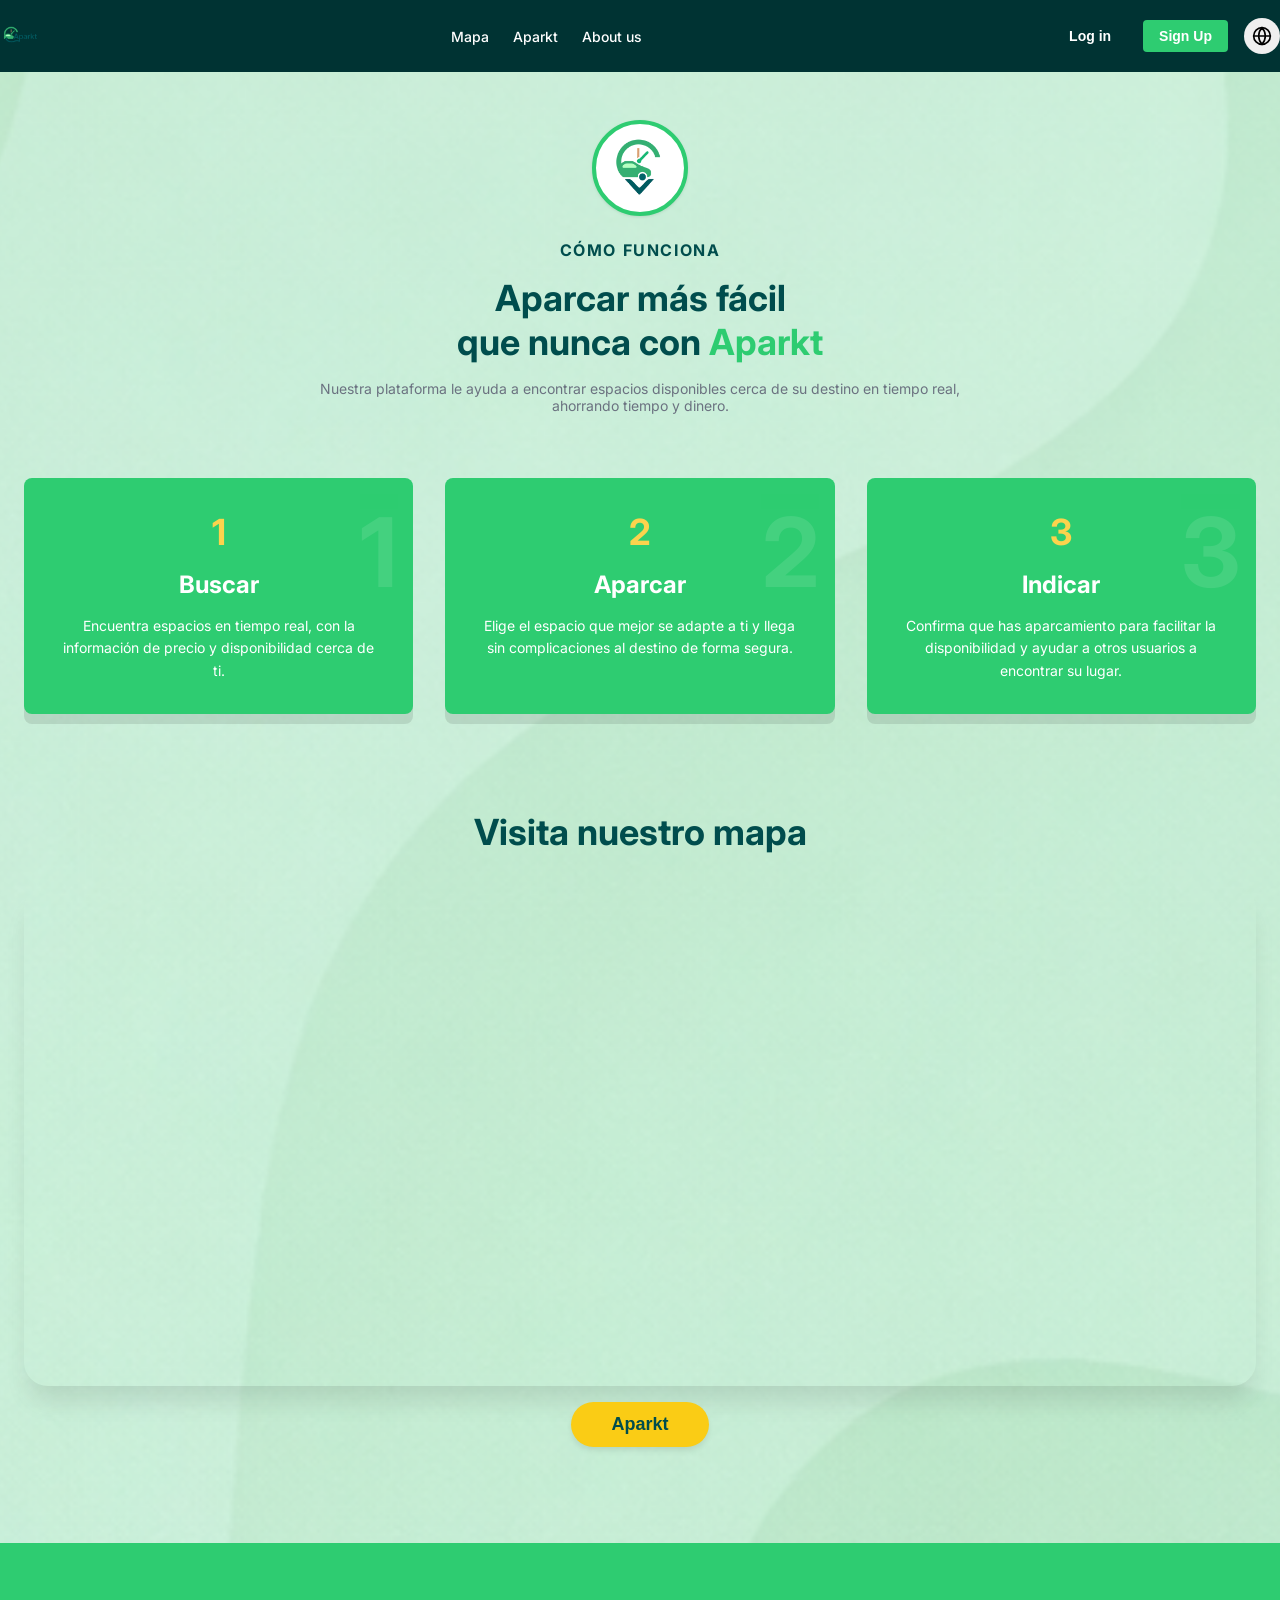
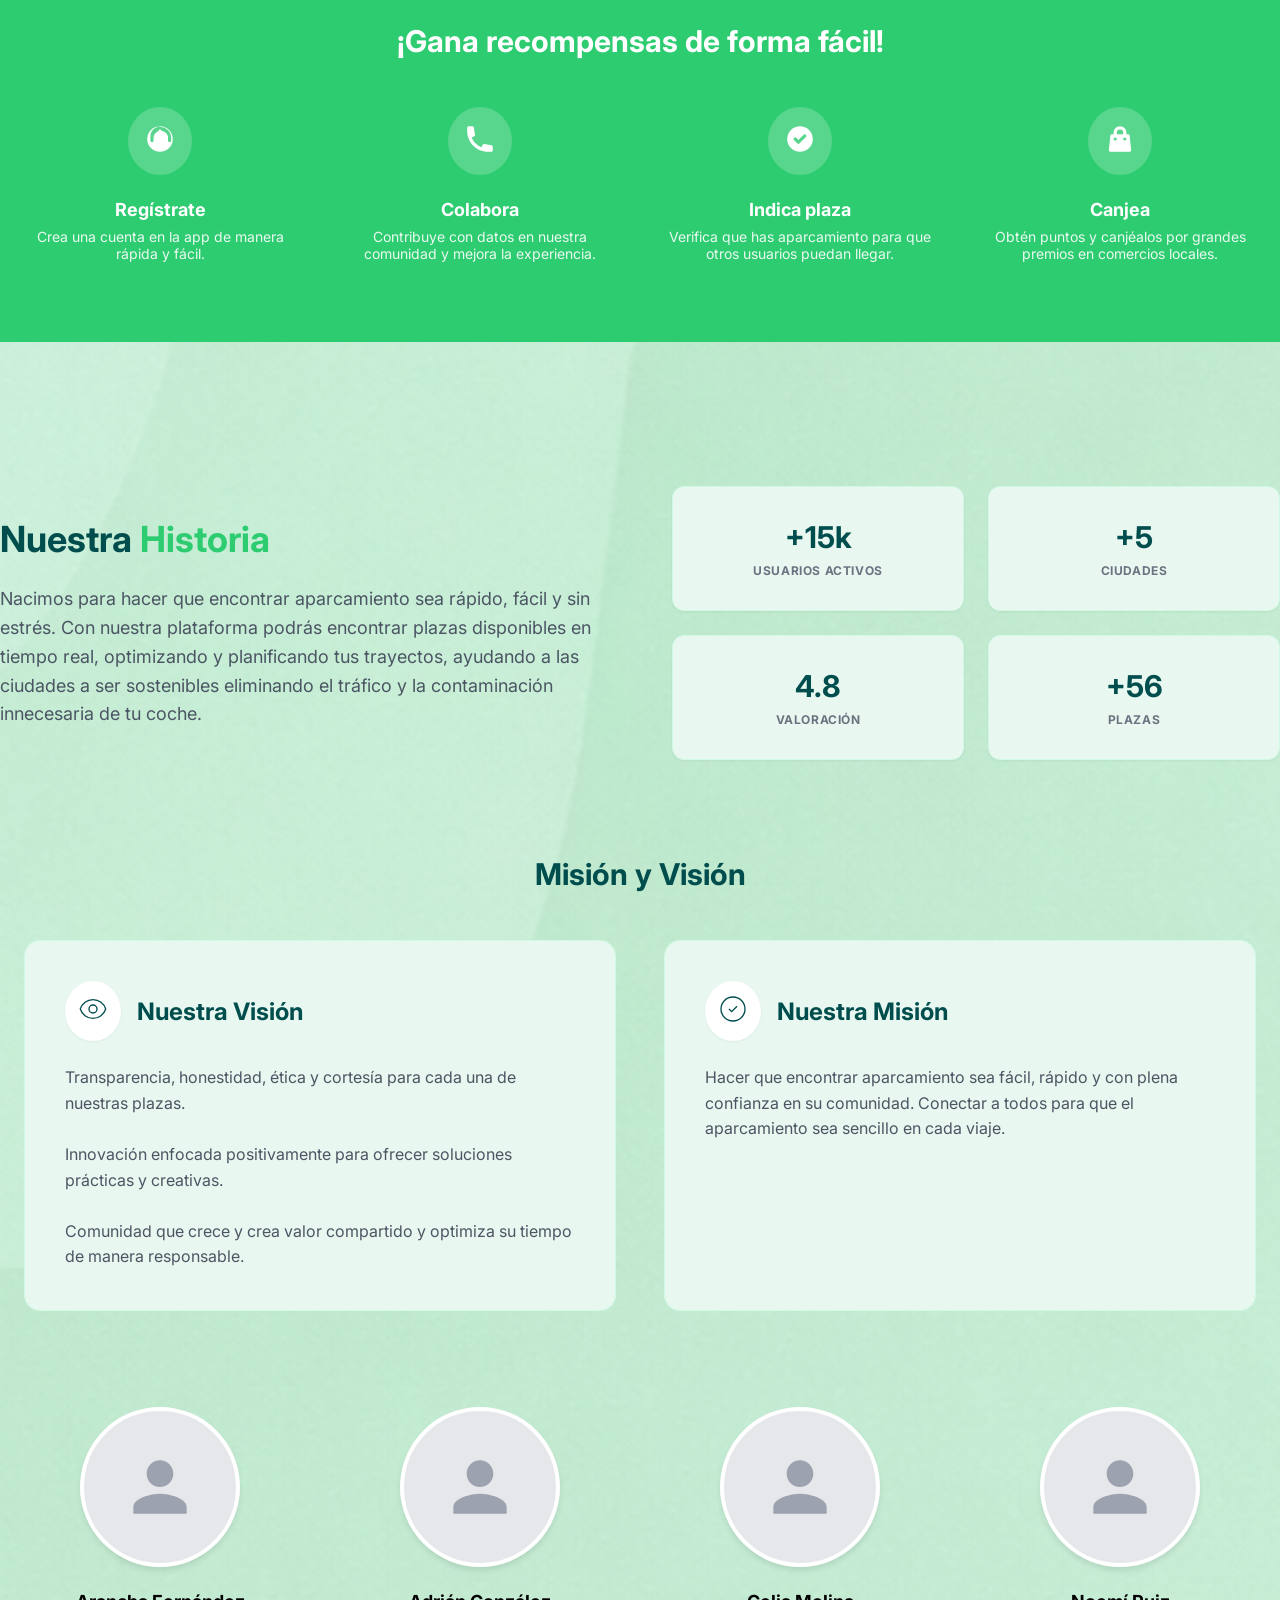
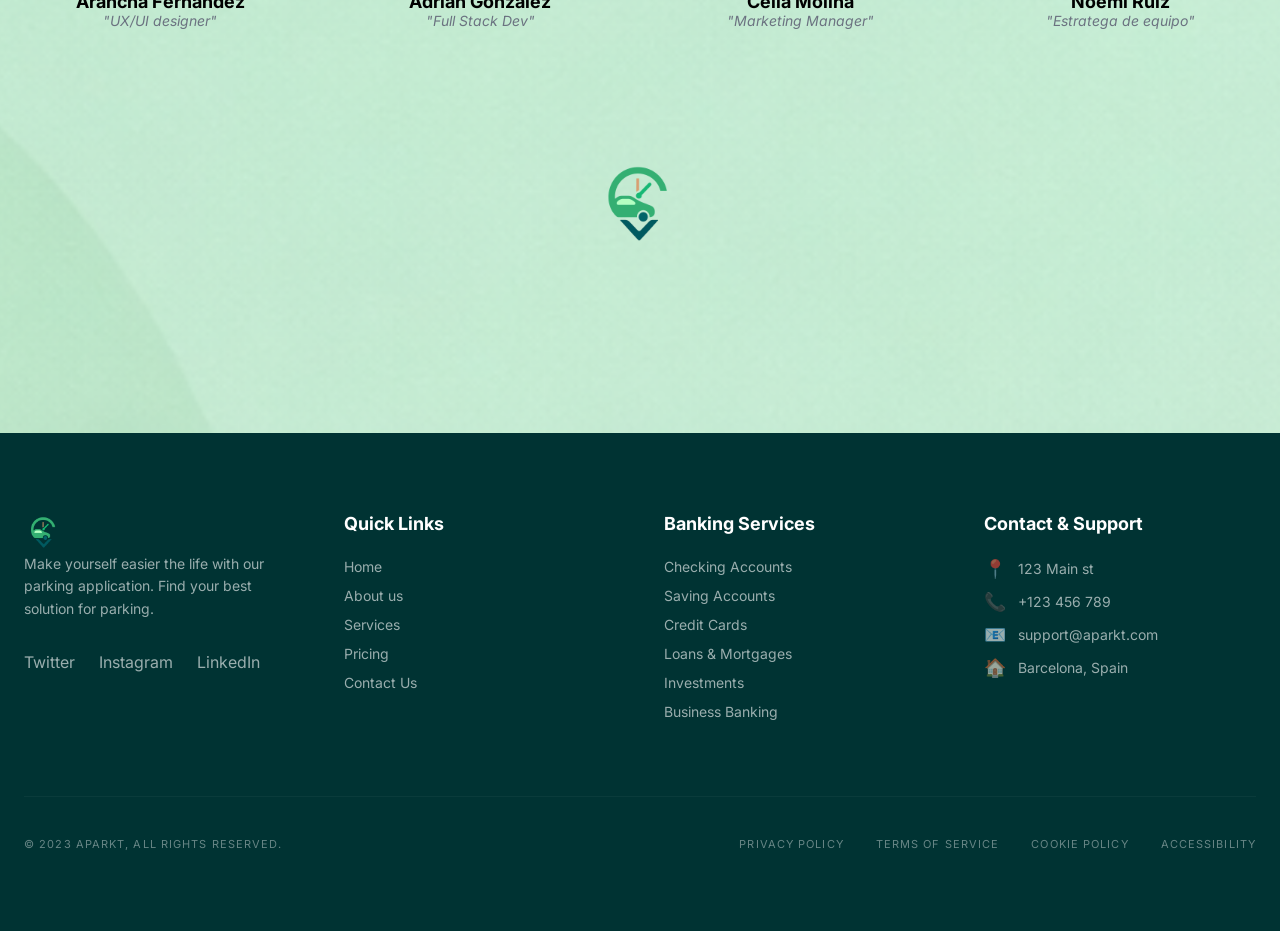
<file: DESIGN-TEST/APARKT.html>
<!DOCTYPE html>
<html lang="es">
<head>
  <meta charset="utf-8">
  <meta content="width=device-width, initial-scale=1.0" name="viewport">
  <title>Aparkt - Aparcar más fácil que nunca</title>
  <link rel="stylesheet" href="styles.css">
</head>
<body>
  <header class="nav">
    <nav class="container nav-content">
      <div class="nav-logo">
        <img alt="Aparkt Logo" src="\app\views\assets\isotipoAparkt.png">
      </div>
      <div class="nav-links md:flex">
        <a href="#">Mapa</a>
        <a href="#">Aparkt</a>
        <a href="#">About us</a>
      </div>
      <div class="nav-actions">
        <button class="btn btn-outline">Log in</button>
        <button class="btn btn-primary">Sign Up</button>
        <button class="btn btn-icon">
          <svg fill="none" stroke="currentColor" viewbox="0 0 24 24">
            <circle cx="12" cy="12" r="10" stroke="currentColor" stroke-width="2"></circle>
            <path d="M2 12h20M12 2a15.3 15.3 0 0 1 4 10 15.3 15.3 0 0 1-4 10 15.3 15.3 0 0 1-4-10 15.3 15.3 0 0 1 4-10z" stroke-linecap="round" stroke-linejoin="round" stroke-width="2"></path>
          </svg>
        </button>
      </div>
    </nav>
  </header>

  <main class="main">
    <section class="container hero">
      <div class="hero-logo">
        <div class="hero-icon">
          <img alt="Aparkt Icon" src="\app\views\assets\imagotipoAparkt.png">
        </div>
      </div>
      <p class="hero-label">Cómo funciona</p>
      <h1 class="hero-title">
        Aparcar más fácil <br> que nunca con <span>Aparkt</span>
      </h1>
      <p class="hero-description">
        Nuestra plataforma le ayuda a encontrar espacios disponibles cerca de su destino en tiempo real, ahorrando tiempo y dinero.
      </p>
      <div class="step-cards">
        <div class="step-card">
          <div class="step-card-number-bg">1</div>
          <div class="step-card-content">
            <div class="step-card-number">1</div>
            <h3 class="step-card-title">Buscar</h3>
            <p class="step-card-text">Encuentra espacios en tiempo real, con la información de precio y disponibilidad cerca de ti.</p>
          </div>
        </div>
        <div class="step-card">
          <div class="step-card-number-bg">2</div>
          <div class="step-card-content">
            <div class="step-card-number">2</div>
            <h3 class="step-card-title">Aparcar</h3>
            <p class="step-card-text">Elige el espacio que mejor se adapte a ti y llega sin complicaciones al destino de forma segura.</p>
          </div>
        </div>
        <div class="step-card">
          <div class="step-card-number-bg">3</div>
          <div class="step-card-content">
            <div class="step-card-number">3</div>
            <h3 class="step-card-title">Indicar</h3>
            <p class="step-card-text">Confirma que has aparcamiento para facilitar la disponibilidad y ayudar a otros usuarios a encontrar su lugar.</p>
          </div>
        </div>
      </div>
    </section>

    

    <section class="container map-section">
      <div class="map-section-header">
        <h2 class="map-section-title">Visita nuestro mapa</h2>
      </div>
      <div class="map-container">
        <iframe allowfullscreen="" height="100%" loading="lazy" referrerpolicy="no-referrer-when-downgrade" src="https://www.google.com/maps/embed?pb=!1m14!1m12!1m3!1d11974.321703661559!2d2.168568!3d41.3873974!2m3!1f0!2f0!3f0!3m2!1i1024!2i768!4f13.1!5e1!3m2!1sen!2ses!4v1700000000000!5m2!1sen!2ses"></iframe>
      </div>
      <div class="map-section-footer">
        <button class="btn btn-yellow">Aparkt</button>
      </div>
    </section>

    <section class="rewards-section">
      <div class="container">
        <h2>¡Gana recompensas de forma fácil!</h2>
        <div class="rewards-grid">
          <div class="reward-item">
            <div class="reward-icon">
              <svg fill="currentColor" viewbox="0 0 20 20"><path d="M10 12a2 2 0 100-4 2 2 0 000 4z"></path><path clip-rule="evenodd" d="M10 18a8 8 0 100-16 8 8 0 000 16zm1-13a1 1 0 10-2 0v.092a4.535 4.535 0 00-3 3.626V11a1 1 0 11-2 0V8.718a6.533 6.533 0 014.29-6.173 1.5 1.5 0 012.14 0A6.533 6.533 0 0117 8.717V11a1 1 0 11-2 0V8.718a4.535 4.535 0 00-3-3.626V5z" fill-rule="evenodd"></path></svg>
            </div>
            <h4 class="reward-title">Regístrate</h4>
            <p class="reward-text">Crea una cuenta en la app de manera rápida y fácil.</p>
          </div>
          <div class="reward-item">
            <div class="reward-icon">
              <svg fill="currentColor" viewbox="0 0 20 20"><path d="M2 3a1 1 0 011-1h2.153a1 1 0 01.986.836l.74 4.435a1 1 0 01-.54 1.06l-1.548.773a11.037 11.037 0 006.105 6.105l.774-1.548a1 1 0 011.059-.54l4.435.74a1 1 0 01.836.986V17a1 1 0 01-1 1h-2C7.82 18 2 12.18 2 5V3z"></path></svg>
            </div>
            <h4 class="reward-title">Colabora</h4>
            <p class="reward-text">Contribuye con datos en nuestra comunidad y mejora la experiencia.</p>
          </div>
          <div class="reward-item">
            <div class="reward-icon">
              <svg fill="currentColor" viewbox="0 0 20 20"><path clip-rule="evenodd" d="M10 18a8 8 0 100-16 8 8 0 000 16zm3.707-9.293a1 1 0 00-1.414-1.414L9 10.586 7.707 9.293a1 1 0 00-1.414 1.414l2 2a1 1 0 001.414 0l4-4z" fill-rule="evenodd"></path></svg>
            </div>
            <h4 class="reward-title">Indica plaza</h4>
            <p class="reward-text">Verifica que has aparcamiento para que otros usuarios puedan llegar.</p>
          </div>
          <div class="reward-item">
            <div class="reward-icon">
              <svg fill="currentColor" viewbox="0 0 20 20"><path clip-rule="evenodd" d="M10 2a4 4 0 00-4 4v1H5a1 1 0 00-.994.89l-1 9A1 1 0 004 18h12a1 1 0 00.994-1.11l-1-9A1 1 0 0015 7h-1V6a4 4 0 00-4-4zm2 5V6a2 2 0 10-4 0v1h4zm-6 3a1 1 0 112 0 1 1 0 01-2 0zm7-1a1 1 0 100 2 1 1 0 000-2z" fill-rule="evenodd"></path></svg>
            </div>
            <h4 class="reward-title">Canjea</h4>
            <p class="reward-text">Obtén puntos y canjéalos por grandes premios en comercios locales.</p>
          </div>
        </div>
      </div>
    </section>

    <section class="container history-section">
      <div class="history-content">
        <div class="history-text">
          <h2 class="history-title">Nuestra <span>Historia</span></h2>
          <p class="history-description">
            Nacimos para hacer que encontrar aparcamiento sea rápido, fácil y sin estrés. Con nuestra plataforma podrás encontrar plazas disponibles en tiempo real, optimizando y planificando tus trayectos, ayudando a las ciudades a ser sostenibles eliminando el tráfico y la contaminación innecesaria de tu coche.
          </p>
        </div>
        <div class="history-stats">
          <div class="stat-card">
            <div class="stat-number">+15k</div>
            <div class="stat-label">Usuarios Activos</div>
          </div>
          <div class="stat-card">
            <div class="stat-number">+5</div>
            <div class="stat-label">Ciudades</div>
          </div>
          <div class="stat-card">
            <div class="stat-number">4.8</div>
            <div class="stat-label">Valoración</div>
          </div>
          <div class="stat-card">
            <div class="stat-number">+56</div>
            <div class="stat-label">Plazas</div>
          </div>
        </div>
      </div>
    </section>

    <section class="container mission-section">
      <h2>Misión y Visión</h2>
      <div class="mission-grid">
        <div class="mission-card">
          <div class="mission-header">
            <div class="mission-header-icon">
              <svg fill="none" stroke="currentColor" viewbox="0 0 24 24"><path d="M15 12a3 3 0 11-6 0 3 3 0 016 0z"></path><path d="M2.458 12C3.732 7.943 7.523 5 12 5c4.478 0 8.268 2.943 9.542 7-1.274 4.057-5.064 7-9.542 7-4.477 0-8.268-2.943-9.542-7z"></path></svg>
            </div>
            <h3>Nuestra Visión</h3>
          </div>
          <p class="mission-text">
            Transparencia, honestidad, ética y cortesía para cada una de nuestras plazas. <br><br> Innovación enfocada positivamente para ofrecer soluciones prácticas y creativas. <br><br> Comunidad que crece y crea valor compartido y optimiza su tiempo de manera responsable.
          </p>
        </div>
        <div class="mission-card">
          <div class="mission-header">
            <div class="mission-header-icon">
              <svg fill="none" stroke="currentColor" viewbox="0 0 24 24"><path d="M9 12l2 2 4-4m6 2a9 9 0 11-18 0 9 9 0 0118 0z"></path></svg>
            </div>
            <h3>Nuestra Misión</h3>
          </div>
          <p class="mission-text">
            Hacer que encontrar aparcamiento sea fácil, rápido y con plena confianza en su comunidad. Conectar a todos para que el aparcamiento sea sencillo en cada viaje.
          </p>
        </div>
      </div>
    </section>

    <section class="container team-section">
      <div class="team-grid">
        <div class="team-member">
          <div class="team-avatar">
            <svg fill="currentColor" viewbox="0 0 24 24"><path d="M12 12c2.21 0 4-1.79 4-4s-1.79-4-4-4-4 1.79-4 4 1.79 4 4 4zm0 2c-2.67 0-8 1.34-8 4v2h16v-2c0-2.66-5.33-4-8-4z"></path></svg>
          </div>
          <h4 class="team-name">Arancha Fernández</h4>
          <p class="team-role">"UX/UI designer"</p>
        </div>
        <div class="team-member">
          <div class="team-avatar">
            <svg fill="currentColor" viewbox="0 0 24 24"><path d="M12 12c2.21 0 4-1.79 4-4s-1.79-4-4-4-4 1.79-4 4 1.79 4 4 4zm0 2c-2.67 0-8 1.34-8 4v2h16v-2c0-2.66-5.33-4-8-4z"></path></svg>
          </div>
          <h4 class="team-name">Adrián González</h4>
          <p class="team-role">"Full Stack Dev"</p>
        </div>
        <div class="team-member">
          <div class="team-avatar">
            <svg fill="currentColor" viewbox="0 0 24 24"><path d="M12 12c2.21 0 4-1.79 4-4s-1.79-4-4-4-4 1.79-4 4 1.79 4 4 4zm0 2c-2.67 0-8 1.34-8 4v2h16v-2c0-2.66-5.33-4-8-4z"></path></svg>
          </div>
          <h4 class="team-name">Celia Molina</h4>
          <p class="team-role">"Marketing Manager"</p>
        </div>
        <div class="team-member">
          <div class="team-avatar">
            <svg fill="currentColor" viewbox="0 0 24 24"><path d="M12 12c2.21 0 4-1.79 4-4s-1.79-4-4-4-4 1.79-4 4 1.79 4 4 4zm0 2c-2.67 0-8 1.34-8 4v2h16v-2c0-2.66-5.33-4-8-4z"></path></svg>
          </div>
          <h4 class="team-name">Noemí Ruiz</h4>
          <p class="team-role">"Estratega de equipo"</p>
        </div>
      </div>
    </section>

    <section class="container final-logo-section">
      <img alt="Aparkt Logo" src="\app\views\assets\imagotipoAparkt.png">
    </section>
  </main>

  <footer class="footer">
    <div class="container">
      <div class="footer-grid">
        <div class="footer-column">
          <div class="nav-logo">
            <img alt="Aparkt Logo" src="\app\views\assets\imagotipoAparkt.png">
          </div>
          <p>Make yourself easier the life with our parking application. Find your best solution for parking.</p>
          <div class="footer-social">
            <a href="#">Twitter</a>
            <a href="#">Instagram</a>
            <a href="#">LinkedIn</a>
          </div>
        </div>
        <div class="footer-column">
          <h5>Quick Links</h5>
          <ul class="footer-links">
            <li><a href="#">Home</a></li>
            <li><a href="#">About us</a></li>
            <li><a href="#">Services</a></li>
            <li><a href="#">Pricing</a></li>
            <li><a href="#">Contact Us</a></li>
          </ul>
        </div>
        <div class="footer-column">
          <h5>Banking Services</h5>
          <ul class="footer-links">
            <li><a href="#">Checking Accounts</a></li>
            <li><a href="#">Saving Accounts</a></li>
            <li><a href="#">Credit Cards</a></li>
            <li><a href="#">Loans &amp; Mortgages</a></li>
            <li><a href="#">Investments</a></li>
            <li><a href="#">Business Banking</a></li>
          </ul>
        </div>
        <div class="footer-column">
          <h5>Contact &amp; Support</h5>
          <ul class="footer-contact">
            <li><span>📍</span> 123 Main st</li>
            <li><span>📞</span> +123 456 789</li>
            <li><span>📧</span> support@aparkt.com</li>
            <li><span>🏠</span> Barcelona, Spain</li>
          </ul>
        </div>
      </div>
      <div class="footer-bottom">
        <p>© 2023 Aparkt, all rights reserved.</p>
        <div class="footer-bottom-links">
          <a href="#">Privacy Policy</a>
          <a href="#">Terms of Service</a>
          <a href="#">Cookie Policy</a>
          <a href="#">Accessibility</a>
        </div>
      </div>
    </div>
  </footer>
</body>
</html>
</file>
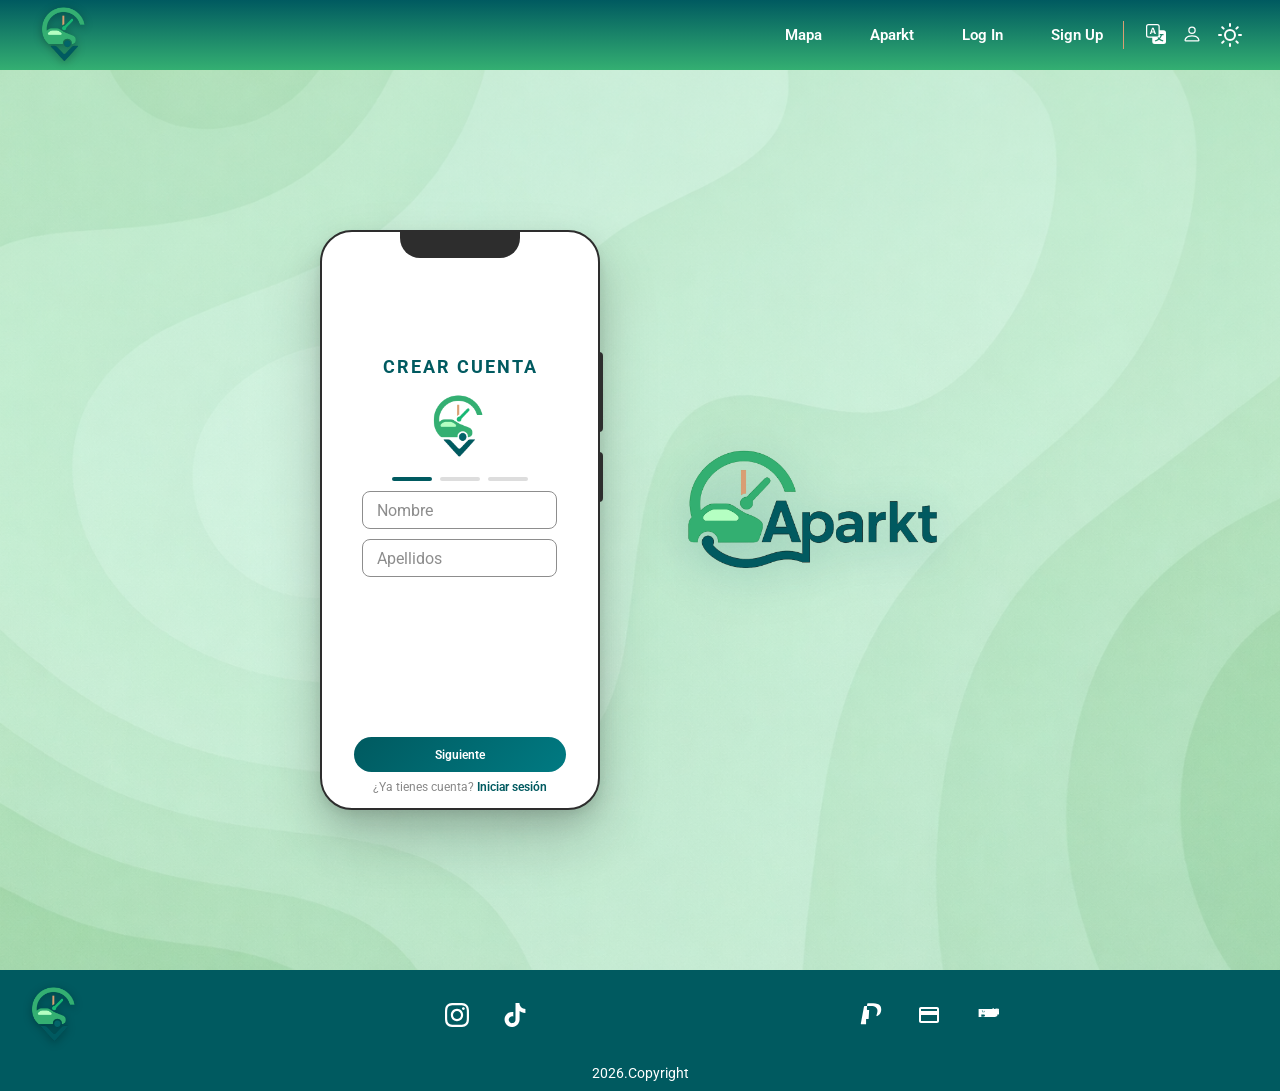
<file: app/views/signup/signup.html>
<!doctype html>
<html lang="en">
  <head>
    <meta charset="UTF-8" />
    <meta name="viewport" content="width=device-width, initial-scale=1.0" />
    <meta name="description" content="Crea tu cuenta en Aparkt" />
    <meta name="keywords" content="Aparkt, Cuenta, Aparcamiento" />
    <meta name="author" content="Aparkt" />
    <title>Sign Up</title>
    <script src="../just-validate.min.js"></script>
    <link rel="stylesheet" type="text/css" href="../estilosGlobales.css" />
    <link rel="stylesheet" type="text/css" href="signup.css" />
    <script src="estilosSignup.js" defer></script>
    <script src="../validacionVehiculo.js"></script>
    <link
      rel="stylesheet"
      href="https://cdnjs.cloudflare.com/ajax/libs/OwlCarousel2/2.3.4/assets/owl.carousel.min.css"
    />
    <script src="../components/Modalpuntos.js"></script>
    <script src="../funcionesGlobales.js" defer></script>
    <script type="module" src="signup.js"></script>
  </head>
  <body>
    <!--HEADER-->
    <app-header></app-header>

    <!-- Banner lateral de usuario -->
    <perfil-usuario></perfil-usuario>

    <!--MAIN-->
    <main>
      <article class="telefono">
        <span class="notch"></span>

        <form id="formUsuario">
          <div class="form-contenido">
            <h2>CREAR CUENTA</h2>
            <img src="../assets/imagotipoAparkt.png" alt="Aparkt" />

            <!-- Indicador de paso -->
            <div class="indicador-paso">
              <span class="paso activo"></span>
              <span class="paso"></span>
              <span class="paso"></span>
            </div>

            <!-- Carrusel de secciones -->
            <div class="owl-carousel owl-theme">
              <!-- Sección 1: Nombre y Apellidos -->
              <div class="seccion-formulario">
                <div class="input-field">
                  <input
                    id="inputNombre"
                    type="text"
                    placeholder=" "
                    name="nombre"
                  />
                  <label for="inputNombre">Nombre</label>
                  <div id="error-nombre"></div>
                </div>
                <div class="input-field">
                  <input
                    id="inputApellidos"
                    type="text"
                    placeholder=" "
                    name="apellido"
                  />
                  <label for="inputApellidos">Apellidos</label>
                  <div id="error-apellidos"></div>
                </div>
              </div>

              <!-- Sección 2: Correo y Teléfono -->
              <div class="seccion-formulario">
                <div class="input-field">
                  <input
                    id="inputCorreo"
                    type="email"
                    placeholder=" "
                    name="email"
                  />
                  <label for="inputCorreo">Correo Electrónico</label>
                  <div id="error-email"></div>
                </div>
                <div class="input-field">
                  <input
                    id="inputTelefono"
                    type="text"
                    placeholder=" "
                    name="telefono"
                  />
                  <label for="inputTelefono">Teléfono</label>
                  <div id="error-telefono"></div>
                </div>
                <div class="input-field">
                  <select id="inputCiudad" name="ciudad">
                    <option value="" disabled selected>
                      Selecciona tu ciudad
                    </option>
                    <option value="Malaga">Malaga</option>
                    <option value="Sevilla">Sevilla</option>
                    <option value="Granada">Granada</option>
                    <option value="Cordoba">Cordoba</option>
                  </select>
                  <label for="inputCiudad">Ciudad</label>
                  <div id="error-ciudad"></div>
                </div>
              </div>

              <!-- Sección 3: Contraseñas -->
              <div class="seccion-formulario">
                <div class="input-field">
                  <input
                    id="inputContrasena"
                    type="password"
                    placeholder=" "
                    name="contrasena"
                  />
                  <label for="inputContrasena">Contraseña</label>
                  <div id="error-contrasena"></div>
                  <button
                    type="button"
                    class="ver-contrasena"
                    aria-label="Mostrar contraseña"
                  >
                    <svg viewBox="0 0 24 24">
                      <path d="M1 12s4-8 11-8 11 8 11 8-4 8-11 8S1 12 1 12z" />
                      <circle cx="12" cy="12" r="3" />
                    </svg>
                  </button>
                </div>
                <div class="input-field">
                  <input
                    id="confirmarContrasena"
                    type="password"
                    placeholder=" "
                    name="confirmarContrasena"
                  />
                  <label for="confirmarContrasena">Confirmar Contraseña</label>
                  <div id="error-confirmarContrasena"></div>
                  <button
                    type="button"
                    class="ver-contrasena"
                    aria-label="Mostrar contraseña"
                  >
                    <svg viewBox="0 0 24 24">
                      <path d="M1 12s4-8 11-8 11 8 11 8-4 8-11 8S1 12 1 12z" />
                      <circle cx="12" cy="12" r="3" />
                    </svg>
                  </button>
                </div>
                <label class="checkbox-wrapper">
                  <input id="aceptarTerminos" type="checkbox" name="terminos" />
                  <span
                    >Acepto los Términos de servicio y política de
                    privacidad</span
                  >
                  <div id="error-aceptarTerminos"></div>
                </label>
              </div>
            </div>
          </div>

          <!-- Botones navegación -->
          <div class="nav-pasos">
            <div class="nav-carrusel"></div>
            <button type="submit" class="btn-crear" id="btnCrear">
              Crear Cuenta
            </button>
          </div>

          <p>
            ¿Ya tienes cuenta? <a href="../login/login.html">Iniciar sesión</a>
          </p>
        </form>
      </article>

      <!-- Logo (derecha) -->
      <div class="main-izquierdo">
        <img src="../assets/isotipoAparkt.png" alt="Logo" />
      </div>
    </main>

    <!--FOOTER-->
    <app-footer></app-footer>

    <script src="https://cdnjs.cloudflare.com/ajax/libs/jquery/3.7.1/jquery.min.js"></script>
    <script src="https://cdnjs.cloudflare.com/ajax/libs/OwlCarousel2/2.3.4/owl.carousel.min.js"></script>
    <script src="estilosSignup.js"></script>
    <script src="../modoOscuro.js"></script>
  </body>
</html>
</file>
<file: DESIGN-TEST/styles.css>
@import url("https://fonts.googleapis.com/css2?family=Inter:wght@400;600;700&display=swap");

:root {
  --color-teal: #004d4d;
  --color-green: #2ecc71;
  --color-light-green: #e8f8f0;
  --color-header-bg: #003333;
  --color-yellow: #facc15;
}

* {
  margin: 0;
  padding: 0;
  box-sizing: border-box;
}

body {
  font-family: "Inter", sans-serif;
}

/* Layout */
.container {
  max-width: 1440px;
  margin: 0 auto;
  padding: 0 1.5rem;
}

/* Navigation */
.nav {
  background-color: var(--color-header-bg);
  color: #fff;
  position: sticky;
  top: 0;
  z-index: 50;
}

.nav-content {
  display: flex;
  justify-content: space-between;
  align-items: center;
  padding: 1rem 0;
}

.nav-logo {
  display: flex;
  align-items: center;
  gap: 0.5rem;
}

.nav-logo img {
  height: 2.5rem;
  width: auto;
}

.nav-links {
  display: flex;
  gap: 1.5rem;
}

.nav-links a {
  color: #fff;
  text-decoration: none;
  font-size: 0.875rem;
  font-weight: 500;
  transition: color 0.2s;
}

.nav-links a:hover {
  color: var(--color-green);
}

.nav-actions {
  display: flex;
  align-items: center;
  gap: 1rem;
}

.btn {
  padding: 0.5rem 1rem;
  font-size: 0.875rem;
  font-weight: 600;
  border-radius: 0.25rem;
  cursor: pointer;
  transition: all 0.2s;
  border: none;
}

.btn-outline {
  background: transparent;
  color: #fff;
}

.btn-outline:hover {
  background: rgba(255, 255, 255, 0.1);
}

.btn-primary {
  background-color: var(--color-green);
  color: #fff;
}

.btn-primary:hover {
  background-color: #27ae60;
}

.btn-icon {
  padding: 0.5rem;
  border-radius: 50%;
  display: flex;
  align-items: center;
  justify-content: center;
}

.btn-icon:hover {
  background: rgba(255, 255, 255, 0.1);
}

.btn-icon svg {
  width: 1.25rem;
  height: 1.25rem;
}

.btn-yellow {
  background-color: var(--color-yellow);
  color: var(--color-teal);
  padding: 0.75rem 2.5rem;
  border-radius: 9999px;
  font-weight: 700;
  font-size: 1.125rem;
  box-shadow: 0 4px 6px -1px rgba(0, 0, 0, 0.1);
}

.btn-yellow:hover {
  background-color: #eab308;
}

/* Main content */
.main {
  padding-top: 3rem;
  padding-bottom: 5rem;
  background-image: url(/app/views/assets/fondoAparkt.png);
  background-size: cover;
  background-position: center;
}

/* Hero */
.hero {
  text-align: center;
}

.hero-logo {
  display: flex;
  justify-content: center;
  margin-bottom: 1.5rem;
}

.hero-icon {
  width: 6rem;
  height: 6rem;
  background: #fff;
  border-radius: 50%;
  border: 4px solid var(--color-green);
  display: flex;
  align-items: center;
  justify-content: center;
  padding: 0.5rem;
  box-shadow: 0 1px 3px rgba(0, 0, 0, 0.1);
}

.hero-icon img {
  width: 100%;
  height: auto;
}

.hero-label {
  color: var(--color-teal);
  font-weight: 700;
  text-transform: uppercase;
  letter-spacing: 0.1em;
  margin-bottom: 1rem;
}

.hero-title {
  font-size: 2.25rem;
  font-weight: 700;
  color: var(--color-teal);
  margin-bottom: 1rem;
}

.hero-title span {
  color: var(--color-green);
}

.hero-description {
  max-width: 42rem;
  margin: 0 auto;
  color: #6b7280;
  font-size: 0.875rem;
  margin-bottom: 4rem;
}

/* Step cards */
.step-cards {
  display: grid;
  grid-template-columns: 1fr;
  gap: 2rem;
  margin-bottom: 6rem;
}

@media (min-width: 768px) {
  .step-cards {
    grid-template-columns: repeat(3, 1fr);
  }
}

.step-card {
  background-color: var(--color-green);
  color: #fff;
  padding: 2rem;
  border-radius: 0.5rem;
  position: relative;
  overflow: hidden;
  box-shadow: 0 10px 0 0 rgba(0, 0, 0, 0.1);
}

.step-card-number-bg {
  position: absolute;
  top: 1rem;
  right: 1rem;
  font-size: 6rem;
  font-weight: 700;
  opacity: 0.1;
}

.step-card-content {
  display: flex;
  flex-direction: column;
  align-items: center;
}

.step-card-number {
  font-size: 2.25rem;
  font-weight: 700;
  color: #fcd34d;
  margin-bottom: 1rem;
}

.step-card-title {
  font-size: 1.5rem;
  font-weight: 700;
  margin-bottom: 1rem;
}

.step-card-text {
  font-size: 0.875rem;
  line-height: 1.6;
}
/* Map section */
.map-section {
  margin-bottom: 6rem;
}

.map-section-header {
  text-align: center;
  margin-bottom: 2rem;
}

.map-section-title {
  font-size: 2.25rem;
  font-weight: 700;
  color: var(--color-teal);
}

.map-container {
  width: 100%;
  height: 31.25rem;
  border-radius: 1.5rem;
  overflow: hidden;
  box-shadow: 0 20px 25px -5px rgba(0, 0, 0, 0.1);
}

.map-container iframe {
  width: 100%;
  height: 100%;
  border: none;
}

.map-section-footer {
  width: 100%;
  text-align: center;
  margin-top: 1rem;
}

/* Rewards section */
.rewards-section {
  background-color: var(--color-green);
  padding: 5rem 0;
  margin-bottom: 6rem;
  color: #fff;
  text-align: center;
}

.rewards-section h2 {
  font-size: 1.875rem;
  font-weight: 700;
  margin-bottom: 3rem;
}

.rewards-grid {
  display: grid;
  grid-template-columns: 1fr;
  gap: 3rem;
}

@media (min-width: 640px) {
  .rewards-grid {
    grid-template-columns: repeat(2, 1fr);
  }
}

@media (min-width: 768px) {
  .rewards-grid {
    grid-template-columns: repeat(4, 1fr);
  }
}

.reward-item {
  display: flex;
  flex-direction: column;
  align-items: center;
}

.reward-icon {
  background: rgba(255, 255, 255, 0.2);
  padding: 1rem;
  border-radius: 50%;
  margin-bottom: 1.5rem;
}

.reward-icon svg {
  width: 2rem;
  height: 2rem;
}

.reward-title {
  font-weight: 700;
  font-size: 1.125rem;
  margin-bottom: 0.5rem;
}

.reward-text {
  font-size: 0.875rem;
  opacity: 0.9;
}

/* History section */
.history-section {
  padding: 3rem 0 6rem;
}

.history-content {
  display: flex;
  flex-direction: column;
  gap: 4rem;
}

@media (min-width: 768px) {
  .history-content {
    flex-direction: row;
    align-items: center;
  }
}

.history-text {
  width: 100%;
}

@media (min-width: 768px) {
  .history-text {
    width: 50%;
  }
}

.history-title {
  font-size: 2.25rem;
  font-weight: 700;
  color: var(--color-teal);
  margin-bottom: 1.5rem;
}

.history-title span {
  color: var(--color-green);
}

.history-description {
  color: #4b5563;
  line-height: 1.6;
  font-size: 1.125rem;
}

.history-stats {
  width: 100%;
  display: grid;
  grid-template-columns: repeat(2, 1fr);
  gap: 1.5rem;
}

@media (min-width: 768px) {
  .history-stats {
    width: 50%;
  }
}

.stat-card {
  background: var(--color-light-green);
  padding: 2rem;
  border-radius: 0.75rem;
  text-align: center;
  border: 1px solid #d1fae5;
  box-shadow: 0 1px 3px rgba(0, 0, 0, 0.05);
}

.stat-number {
  font-size: 1.875rem;
  font-weight: 700;
  color: var(--color-teal);
}

.stat-label {
  font-size: 0.75rem;
  color: #6b7280;
  font-weight: 700;
  text-transform: uppercase;
  letter-spacing: 0.05em;
  margin-top: 0.5rem;
}

/* Mission & Vision */
.mission-section {
  margin-bottom: 6rem;
}

.mission-section h2 {
  font-size: 1.875rem;
  font-weight: 700;
  text-align: center;
  color: var(--color-teal);
  margin-bottom: 3rem;
}

.mission-grid {
  display: grid;
  grid-template-columns: 1fr;
  gap: 3rem;
}

@media (min-width: 768px) {
  .mission-grid {
    grid-template-columns: repeat(2, 1fr);
  }
}

.mission-card {
  background: var(--color-light-green);
  padding: 2.5rem;
  border-radius: 1rem;
  border: 1px solid #d1fae5;
}

.mission-header {
  display: flex;
  align-items: center;
  gap: 1rem;
  margin-bottom: 1.5rem;
}

.mission-header-icon {
  background: #fff;
  padding: 0.75rem;
  border-radius: 50%;
  color: var(--color-teal);
  box-shadow: 0 1px 3px rgba(0, 0, 0, 0.05);
}

.mission-header-icon svg {
  width: 2rem;
  height: 2rem;
}

.mission-header h3 {
  font-size: 1.5rem;
  font-weight: 700;
  color: var(--color-teal);
}

.mission-text {
  color: #4b5563;
  line-height: 1.6;
}

/* Team section */
.team-section {
  margin-bottom: 8rem;
}

.team-grid {
  display: grid;
  grid-template-columns: repeat(2, 1fr);
  gap: 3rem;
}

@media (min-width: 768px) {
  .team-grid {
    grid-template-columns: repeat(4, 1fr);
  }
}

.team-member {
  display: flex;
  flex-direction: column;
  align-items: center;
  text-align: center;
}

.team-avatar {
  width: 10rem;
  height: 10rem;
  background: #e5e7eb;
  border-radius: 50%;
  margin-bottom: 1.5rem;
  display: flex;
  align-items: center;
  justify-content: center;
  overflow: hidden;
  border: 4px solid #fff;
  box-shadow: 0 4px 6px -1px rgba(0, 0, 0, 0.1);
}

.team-avatar svg {
  width: 5rem;
  height: 5rem;
  color: #9ca3af;
}

.team-name {
  font-weight: 700;
  font-size: 1.125rem;
}

.team-role {
  font-size: 0.875rem;
  color: #6b7280;
  font-style: italic;
}

/* Final logo */
.final-logo-section {
  text-align: center;
  margin-bottom: 6rem;
}

.final-logo-section img {
  height: 6rem;
  width: auto;
}

/* Footer */
.footer {
  background-color: var(--color-header-bg);
  color: #fff;
  padding: 5rem 0;
}

.footer-grid {
  display: grid;
  grid-template-columns: 1fr;
  gap: 3rem;
  margin-bottom: 4rem;
}

@media (min-width: 768px) {
  .footer-grid {
    grid-template-columns: repeat(4, 1fr);
  }
}

.footer-column h5 {
  font-weight: 700;
  font-size: 1.125rem;
  margin-bottom: 1.5rem;
}

.footer-column p {
  font-size: 0.875rem;
  line-height: 1.6;
  opacity: 0.6;
  margin-bottom: 2rem;
}

.footer-links {
  list-style: none;
  font-size: 0.875rem;
  opacity: 0.6;
}

.footer-links li {
  margin-bottom: 0.75rem;
}

.footer-links a {
  color: #fff;
  text-decoration: none;
  transition: opacity 0.2s;
}

.footer-links a:hover {
  opacity: 1;
}

.footer-contact {
  list-style: none;
  font-size: 0.875rem;
  opacity: 0.6;
}

.footer-contact li {
  display: flex;
  align-items: center;
  margin-bottom: 0.75rem;
}

.footer-contact span {
  margin-right: 0.75rem;
  font-size: 1.125rem;
}

.footer-social {
  display: flex;
  gap: 1.5rem;
  opacity: 0.6;
}

.footer-social a {
  color: #fff;
  text-decoration: none;
  transition: opacity 0.2s;
}

.footer-social a:hover {
  opacity: 1;
}

.footer-bottom {
  border-top: 1px solid rgba(255, 255, 255, 0.1);
  padding-top: 2.5rem;
  display: flex;
  flex-direction: column;
  align-items: center;
  font-size: 0.6875rem;
  text-transform: uppercase;
  letter-spacing: 0.1em;
  opacity: 0.4;
}

@media (min-width: 768px) {
  .footer-bottom {
    flex-direction: row;
    justify-content: space-between;
  }
}

.footer-bottom-links {
  display: flex;
  gap: 2rem;
  margin-top: 1.5rem;
}

@media (min-width: 768px) {
  .footer-bottom-links {
    margin-top: 0;
  }
}

.footer-bottom-links a {
  color: #fff;
  text-decoration: none;
  transition: opacity 0.2s;
}

.footer-bottom-links a:hover {
  opacity: 1;
}

/* Utilities */
.hidden {
  display: none;
}

@media (min-width: 768px) {
  .md\:flex {
    display: flex;
  }
}
</file>
<file: app/views/estilosGlobales.css>
/*Nuestros colores de Aparkt*/
@import url("https://fonts.googleapis.com/css2?family=Roboto:wght@300;400;500;700&display=swap");

:root {
  --color-azulOscuro: #005a60;
  --color-verde: #34af72;
  --color-verdeAmarillo: #b5ffc2;
  --color-naranja: #d99e73;
}

/* Tema claro por defecto */
:root,
[data-theme="light"] {
  --bg-primary: #ffffff;
  --bg-secondary: #f5f5f5;
  --bg-card: rgba(255, 255, 255, 0.1);
  --bg-card-hover: rgba(255, 255, 255, 0.9);
  --bg-team: #fafafa;
  --bg-team-hover: var(--color-naranja);
  --bg-stats: #f5f5f5;
  --bg-stats-hover: var(--color-verde);
  --bg-gradient-rewards: linear-gradient(to bottom, var(--color-azulOscuro), var(--color-verde));
  --bg-banner: linear-gradient(180deg, #fdfcfb 0%, #f5e6d3 50%, #d99e73 100%);
  --bg-form: rgba(255, 255, 255, 0.5);
  --bg-opcion-btn: rgba(255, 255, 255, 0.6);
  --text-primary: #333333;
  --text-secondary: #666666;
  --text-muted: #888888;
  --text-on-dark: #ffffff;
  --border-opcion: rgba(0, 0, 0, 0.08);
  --border-banner: rgba(0, 0, 0, 0.1);
  --divider-color: #ddd;
  --shadow-card: 0 12px 30px rgba(0, 90, 96, 0.18), 0 6px 14px rgba(52, 175, 114, 0.15);
}

/* Tema oscuro - preferencia del sistema (baja prioridad) */
@media (prefers-color-scheme: dark) {
  :root:not([data-theme]) {
    --bg-primary: #1a1a2e;
    --bg-secondary: #16213e;
    --bg-card: rgba(22, 33, 62, 0.6);
    --bg-card-hover: rgba(22, 33, 62, 0.9);
    --bg-team: #1e2a45;
    --bg-team-hover: var(--color-naranja);
    --bg-stats: #1e2a45;
    --bg-stats-hover: var(--color-verde);
    --bg-gradient-rewards: linear-gradient(to bottom, #003d42, #1a6b47);
    --bg-banner: linear-gradient(180deg, #1a1a2e 0%, #1e2a45 50%, #2d3a52 100%);
    --bg-form: rgba(22, 33, 62, 0.5);
    --bg-opcion-btn: rgba(30, 42, 69, 0.7);
    --text-primary: #e0e0e0;
    --text-secondary: #b0b0b0;
    --text-muted: #888888;
    --text-on-dark: #ffffff;
    --border-opcion: rgba(255, 255, 255, 0.08);
    --border-banner: rgba(255, 255, 255, 0.05);
    --divider-color: #333;
    --shadow-card: 0 12px 30px rgba(0, 0, 0, 0.4), 0 6px 14px rgba(0, 0, 0, 0.3);
  }
}

/* Tema oscuro manual (alta prioridad - sobreescribe todo) */
:root[data-theme="dark"] {
  --bg-primary: #1a1a2e;
  --bg-secondary: #16213e;
  --bg-card: rgba(22, 33, 62, 0.6);
  --bg-card-hover: rgba(22, 33, 62, 0.9);
  --bg-team: #1e2a45;
  --bg-team-hover: var(--color-naranja);
  --bg-stats: #1e2a45;
  --bg-stats-hover: var(--color-verde);
  --bg-gradient-rewards: linear-gradient(to bottom, #003d42, #1a6b47);
  --bg-banner: linear-gradient(180deg, #1a1a2e 0%, #1e2a45 50%, #2d3a52 100%);
  --bg-form: rgba(22, 33, 62, 0.5);
  --bg-opcion-btn: rgba(30, 42, 69, 0.7);
  --text-primary: #e0e0e0;
  --text-secondary: #b0b0b0;
  --text-muted: #888888;
  --text-on-dark: #ffffff;
  --border-opcion: rgba(255, 255, 255, 0.08);
  --border-banner: rgba(255, 255, 255, 0.05);
  --divider-color: #333;
  --shadow-card: 0 12px 30px rgba(0, 0, 0, 0.4), 0 6px 14px rgba(0, 0, 0, 0.3);
}

*,
*::before,
*::after {
  margin: 0;
  padding: 0;
  box-sizing: border-box;
  /* outline: 1px solid red; */
}

body {
  min-height: 100vh;
  display: flex;
  flex-direction: column;
  font-family: "Roboto", Arial, Verdana, sans-serif;
  background-color: var(--bg-primary);
  color: var(--text-primary);
  transition: background-color 0.3s ease, color 0.3s ease;
}

/* HEADER */
header {
  width: 100%;
  height: 70px;
  display: flex;
  justify-content: space-between;
  align-items: center;
  padding: 0 30px;
  background: linear-gradient(to bottom, #005a60 0%, #34af72 100%);
  position: sticky;
  top: 0;
  z-index: 10;

  .logoHeader {
    display: flex;
    align-items: center;

    img {
      display: block;
      height: 70px;
      width: auto;
      filter: drop-shadow(0 2px 4px rgba(0, 0, 0, 0.3));
      transition: transform 0.3s ease;

      &:hover {
        transform: scale(1.05);
      }
    }
  }

  /* NAVEGACIÓN */
  .navPrincipal {
    display: flex;
    justify-content: flex-end;
    align-items: center;
    flex: 1;
    padding-left: 60px;

    ul {
      display: flex;
      align-items: center;
      list-style: none;
      gap: 8px;
      position: relative;
      border-radius: 50px;

      li {
        position: relative;
        z-index: 3;
        transition: transform 0.3s ease;

        &:hover {
          transform: translateY(15px);
          -webkit-transform: translateY(15px);
          -moz-transform: translateY(15px);
          -ms-transform: translateY(15px);
          -o-transform: translateY(15px);
        }

        a {
          display: inline-flex;
          align-items: center;
          justify-content: center;
          text-decoration: none;
          color: white;
          font-weight: 600;
          font-size: 15px;
          padding: 10px 20px;
          transition: color 0.3s ease;

          &:hover {
            color: var(--color-azulOscuro);
          }
        }
      }

      .span-delante {
        position: absolute;
        top: 50%;
        left: 0;
        width: 70px;
        height: 70px;
        background: white;
        border-radius: 50%;
        transform: translateY(calc(-50% + 17px)) scale(0);
        transition: all 0.4s cubic-bezier(0.4, 0, 0.2, 1);
        z-index: 1;
        opacity: 0;

        &::before {
          content: "";
          position: absolute;
          top: 47%;
          left: -30%;
          width: 40px;
          height: 40px;
          background: white;
          border-radius: 50%;
          corner-shape: scoop;
        }
      }

      .span-detras {
        position: absolute;
        top: 50%;
        left: 0;
        width: 70px;
        height: 70px;
        background: white;
        border-radius: 50%;
        transform: translateY(calc(-50% + 17px)) scale(0);
        transition: all 0.4s cubic-bezier(0.4, 0, 0.2, 1);
        z-index: 1;
        opacity: 0;

        &::before {
          content: "";
          position: absolute;
          top: 47%;
          left: 50px;
          width: 40px;
          height: 40px;
          background: white;
          border-radius: 50%;
          corner-shape: scoop;
        }
      }

      .nav-circulo {
        position: absolute;
        top: 50%;
        left: 0;
        width: 70px;
        height: 70px;
        background: var(--color-naranja);
        border-radius: 50%;
        border: 6px solid white;
        transform: translateY(calc(-50% + 17px)) scale(0);
        transition: all 0.4s cubic-bezier(0.4, 0, 0.2, 1);
        z-index: 2;
        opacity: 0;
      }

      &:hover {
        .span-delante,
        .span-detras,
        .nav-circulo {
          opacity: 1;
        }
      }
    }
  }

  #headerDerecha {
    display: flex;
    align-items: center;
    padding-left: 15px;
    position: relative;

    &::before {
      content: "";
      position: absolute;
      left: 0;
      top: 50%;
      transform: translateY(-50%);
      height: 70%;
      width: 1px;
      background: var(--color-naranja);
    }

    button {
      background: transparent;
      border: none;
      padding: 8px;
      border-radius: 25px;
      font-weight: 600;
      font-size: 14px;
      color: white;
      cursor: pointer;
      transition: all 0.3s ease;

      &:hover {
        transform: translateY(-2px);
        background-color: var(--color-verde);
      }
    }
  }
}

/* MAIN */
main {
  flex: 1;
  padding-top: 50px;
  padding-inline: 10%;
  min-height: 100vh;

  z-index: 1;
  /*imagen de fondo */
  background-image: url("../assets/fondoAparkt.png");
  background-size: cover;
  background-position: center;
  background-repeat: no-repeat;
  position: relative;
}

/* FOOTER */
footer {
  display: flex;
  flex-wrap: wrap;
  justify-content: space-between;
  align-items: center;
  background: var(--color-azulOscuro);
  padding: 10px 20px;
  box-shadow: 0 -2px 20px rgba(0, 0, 0, 0.15);

  & > div,
  .sectionRedes,
  .sectionPago {
    display: flex;
    gap: 10px;
    flex: 1;
  }

  & > div:first-child {
    align-items: center;
  }

  .sectionRedes,
  .sectionPago {
    align-items: center;

    a {
      display: inline-flex;
      align-items: center;
      justify-content: center;
      padding: 8px 12px;
      border-radius: 50%;
      transition: all 0.3s ease;
      background: transparent;

      &:hover {
        background-color: rgba(255, 255, 255, 0.2);
        transform: translateY(-2px);
      }
    }
  }

  .sectionRedes {
  }

  & > p {
    text-align: center;
    font-size: 12px;
    padding-top: 15px;
    width: 100%;
  }

  img {
    display: block;
    height: 70px;
    max-width: 100%;
    object-fit: contain;
    filter: drop-shadow(0 2px 4px rgba(0, 0, 0, 0.3));
  }

  p {
    font-size: 14px;
    color: white;
  }
}

main img {
  height: 300px;
}

/* BANNER LATERAL USUARIO */
.banner-lateral {
  position: fixed;
  top: 70px;
  right: 0;
  width: 300px;
  height: calc(100vh - 70px);
  background: var(--bg-banner);
  padding: 20px;
  display: none;
  flex-direction: column;
  box-shadow: -8px 0 32px rgba(0, 0, 0, 0.15);
  backdrop-filter: blur(10px);
}

.banner-body {
  display: flex;
  flex-direction: column;
  justify-content: space-between;
  height: 100%;
}

.banner-lateral.abierto {
  display: flex;
  animation: slideIn 0.3s cubic-bezier(0.4, 0, 0.2, 1);
}

@keyframes slideIn {
  from {
    transform: translateX(100%);
    opacity: 0;
  }
  to {
    transform: translateX(0);
    opacity: 1;
  }
}

@keyframes slideOut {
  from {
    transform: translateX(0);
    opacity: 1;
  }
  to {
    transform: translateX(100%);
    opacity: 0;
  }
}

.menu-superior {
  display: flex;
  flex-direction: column;
  gap: 12px;
}

.menu-opciones {
  display: flex;
  flex-direction: column;
  gap: 10px;
}

.opcion-btn {
  padding: 10px 14px;
  border: 1px solid var(--border-opcion);
  background: var(--bg-opcion-btn);
  color: var(--text-primary);
  font-size: 13px;
  border-radius: 8px;
  transition: all 0.2s ease;
  cursor: pointer;
  width: 100%;
  text-align: left;
}

.anadirVehiculo {
  background: var(--color-verde);
  color: white;
}

.opcion-btn:hover {
  background: var(--color-azulOscuro);
  color: white;
  border-color: var(--color-azulOscuro);
  transform: translateX(4px);
  box-shadow: 0 4px 12px rgba(0, 90, 96, 0.25);
}

.opcion-btn.danger {
  color: #c62828;
  border-color: rgba(198, 40, 40, 0.15);
}

.opcion-btn.danger:hover {
  background: #c62828;
  color: white;
  border-color: #c62828;
  transform: translateX(4px);
  box-shadow: 0 4px 12px rgba(198, 40, 40, 0.3);
}

.menu-vehiculos {
  display: flex;
  flex-direction: column;
  gap: 10px;
}

.menu-inferior {
  display: flex;
  flex-direction: column;
  gap: 10px;
  margin-top: auto;
  padding-top: 24px;
  border-top: 1px solid rgba(0, 0, 0, 0.1);
}

.cerrar-banner {
  width: 36px;
  height: 36px;
  border-radius: 50%;
  background: rgba(255, 255, 255, 0.7);
  border: 1px solid rgba(0, 0, 0, 0.1);
  cursor: pointer;
  display: flex;
  align-items: center;
  justify-content: center;
  transition: all 0.2s ease;
  box-shadow: 0 2px 8px rgba(0, 0, 0, 0.1);
}

.cerrar-banner:hover {
  background: var(--color-azulOscuro);
  transform: scale(1.1);
}

.cerrar-banner svg {
  transition: transform 0.2s ease;
}

.cerrar-banner:hover svg {
  transform: rotate(90deg);
}

.cerrar-banner svg {
  width: 16px;
  height: 16px;
}

.form-vehiculo {
  display: flex;
  flex-direction: column;
  gap: 20px;
  padding: 16px;
  background: var(--bg-form);
  border-radius: 12px;
  box-shadow: 0 4px 16px rgba(0, 0, 0, 0.08);
  width: 100%;
}

.form-group {
  position: relative;
  width: 100%;
}

.form-group label {
  position: absolute;
  color: #8d8d8d;
  pointer-events: none;
  background-color: transparent;
  left: 15px;
  transform: translateY(0.6rem);
  transition: all 0.3s ease;
  font-size: 0.85rem;
}

.form-group select {
  padding: 10px 15px;
  font-size: 0.85rem;
  border-radius: 8px;
  border: solid 1px #8d8d8d;
  letter-spacing: 1px;
  width: 100%;
  box-sizing: border-box;
  font-family: inherit;
  transition: all 0.3s ease;
  background: white;
  cursor: pointer;
}

.form-group select:hover {
  border-color: var(--color-azulOscuro);
}

.form-group select:focus {
  outline: none;
  border: solid 2px var(--color-azulOscuro);
  box-shadow: 0 0 0 3px rgba(0, 90, 96, 0.15);
}

.form-group select:focus ~ label,
.form-group select:active ~ label,
.form-group select.has-value ~ label {
  transform: translateY(-51%) translateX(-10px) scale(0.8);
  background-color: #fff;
  padding: 0px 5px;
  color: var(--color-azulOscuro);
  font-weight: bold;
  letter-spacing: 1px;
  border: none;
  border-radius: 100px;
}

.btn-guardar,
.anadirVehiculo {
  padding: 12px 20px;
  font-size: 0.85rem;
  font-family: inherit;
  font-weight: 600;
  color: white;
  background: linear-gradient(135deg, var(--color-azulOscuro) 0%, #007a85 100%);
  border: none;
  border-radius: 12px;
  cursor: pointer;
  transition: all 0.25s cubic-bezier(0.4, 0, 0.2, 1);
  box-shadow: 0 4px 15px rgba(0, 90, 96, 0.3);
}

.btn-guardar:hover,
.anadirVehiculo:hover {
  transform: translateY(-2px);
  box-shadow: 0 6px 20px rgba(0, 90, 96, 0.4);
}

.btn-guardar:active,
.anadirVehiculo:active {
  transform: translateY(0);
  box-shadow: 0 2px 8px rgba(0, 90, 96, 0.3);
}

.error-mensaje {
  color: #c62828;
  font-size: 12px;
  display: block;
}

.error-field {
  border-color: #c62828 !important;
  box-shadow: 0 0 0 3px rgba(198, 40, 40, 0.15) !important;
}

.hidden {
  display: none !important;
}

.usuarioCerrado {
  display: none;
}

#bannerUsuario {
  z-index: 100;
}
</file>
<file: app/views/signup/signup.css>
main {
  display: flex;
  justify-content: center;
  align-items: center;
  font-family: "Roboto", Arial, Verdana, sans-serif;
  padding: 40px 20px;
  gap: 60px;
  background-image: url("../assets/fondoAparkt.png");
  background-size: cover;
  background-position: center;
  background-repeat: no-repeat;
  min-height: 100vh;
  background-color: var(--bg-primary);
}

.telefono {
  position: relative;
  height: 580px;
  width: 280px;
  border: 2.5px solid #2d2d2d;
  border-radius: 32px;
  display: flex;
  flex-direction: column;
  align-items: center;
  box-shadow:
    0 30px 60px rgba(0, 0, 0, 0.18),
    0 12px 24px rgba(0, 0, 0, 0.1),
    0 4px 8px rgba(0, 0, 0, 0.06),
    inset 0 1px 0 rgba(255, 255, 255, 0.5);
  background: linear-gradient(180deg, #ffffff 0%, #f9fafb 100%);
  background: var(--bg-primary);

  &::after {
    position: absolute;
    content: "";
    height: 80px;
    width: 4px;
    background: #2d2d2d;
    right: -5px;
    top: 120px;
    border-radius: 0 4px 4px 0;
  }

  &::before {
    position: absolute;
    content: "";
    height: 50px;
    width: 4px;
    background: #2d2d2d;
    right: -5px;
    top: 220px;
    border-radius: 0 4px 4px 0;
  }

  > .notch {
    position: absolute;
    width: 120px;
    height: 26px;
    background: #2d2d2d;
    border-radius: 0 0 20px 20px;
    left: 50%;
    transform: translateX(-50%);
  }

  form {
    height: 100%;
    display: flex;
    flex-direction: column;
    align-items: center;
    max-width: 240px;
    padding: 5%;

    .form-contenido {
      flex: 1;
      display: flex;
      flex-direction: column;
      justify-content: center;
      align-items: center;
      gap: 10px;
      width: 100%;
      position: relative;
    }

    img {
      height: 80px;
      width: 80px;
    }

    h2 {
      font-size: 1.1rem;
      font-weight: bolder;
      letter-spacing: 2px;
      color: var(--color-azulOscuro);
    }

    > p {
      font-size: 0.75rem;
      color: var(--text-muted);
      text-align: center;
      margin-top: 8px;

      a {
        color: var(--color-azulOscuro);
        font-weight: 600;
        text-decoration: none;

        &:hover {
          color: var(--color-verde);
          text-decoration: underline;
        }
      }
    }
  }
}

.indicador-paso {
  display: flex;
  gap: 8px;
  width: 100%;
  justify-content: center;

  .paso {
    width: 40px;
    height: 4px;
    background: var(--divider-color);
    border-radius: 2px;
    transition: background 0.3s ease;

    &.activo {
      background: var(--color-azulOscuro);
    }
  }
}

.seccion-formulario {
  display: flex;
  flex-direction: column;
  gap: 10px;
  width: 100%;
  padding: 0 8px;
  box-sizing: border-box;
}

/* Ocultar navegación nativa de Owl Carousel */
.owl-carousel > .owl-nav,
.owl-carousel .owl-dots {
  display: none !important;
}

.owl-carousel .owl-stage {
  display: flex;
  align-items: flex-start;
}

.input-field {
  position: relative;
  width: 100%;

  label {
    position: absolute;
    color: #8d8d8d;
    pointer-events: none;
    background-color: transparent;
    left: 15px;
    transform: translateY(0.6rem);
    transition: all 0.3s ease;
  }

  input,
  select {
    padding: 10px 15px;
    font-size: 0.85rem;
    border-radius: 8px;
    border: solid 1px #8d8d8d;
    letter-spacing: 1px;
    width: 100%;
    box-sizing: border-box;
    font-family: inherit;
    transition:
      border-color 0.3s ease,
      box-shadow 0.3s ease;

    &:focus {
      outline: none;
      border: solid 2px var(--color-azulOscuro);
      box-shadow: 0 0 0 3px rgba(0, 90, 96, 0.15);
    }

    &:focus ~ label,
    &:not(:placeholder-shown) ~ label {
      transform: translateY(-51%) translateX(-10px) scale(0.8);
      background-color: var(--bg-primary);
      padding: 0px 5px;
      color: var(--color-azulOscuro);
      font-weight: bold;
      letter-spacing: 1px;
      border: none;
      border-radius: 100px;
    }
  }

  small {
    font-size: 0.6rem;
    color: var(--text-muted);
    display: block;
    margin-top: 2px;
    padding-left: 4px;
  }
}

.ver-contrasena {
  position: absolute;
  right: 10px;
  top: 35%;
  transform: translateY(-50%);
  background: none;
  border: none;
  cursor: pointer;
  padding: 2px;
  display: flex;
  align-items: center;
  justify-content: center;
  opacity: 0.5;
  transition: opacity 0.2s;

  &:hover {
    opacity: 1;
  }

  svg {
    width: 18px;
    height: 18px;
    stroke: var(--color-azulOscuro);
    fill: none;
    stroke-width: 2;
    stroke-linecap: round;
    stroke-linejoin: round;
  }
}

.checkbox-wrapper {
  display: flex;
  align-items: center;
  gap: 5px;
  cursor: pointer;
  user-select: none;
  width: 100%;

  input[type="checkbox"] {
    width: 16px;
    height: 16px;
    accent-color: var(--color-azulOscuro);
    cursor: pointer;
    flex-shrink: 0;
  }

  span {
    font-size: 0.65rem;
    color: var(--text-secondary);
  }
}

.nav-pasos {
  display: flex;
  gap: 8px;
  width: 100%;

  .nav-carrusel {
    display: flex;
    gap: 8px;
    flex: 1;

    .owl-prev,
    .owl-next {
      padding: 10px 16px;
      font-size: 0.78rem;
      font-family: inherit;
      font-weight: 600;
      border-radius: 20px;
      cursor: pointer;
      transition: all 0.2s ease;
      width: 100%;
      text-align: center;

      &:active {
        transform: scale(0.98);
      }

      &.disabled {
        opacity: 0.4;
        cursor: default;
      }
    }

    .owl-prev {
      color: var(--color-azulOscuro);
      background: transparent;
      border: 1.5px solid var(--color-azulOscuro);
      font-weight: 500;
    }

    .owl-next {
      color: #fff;
      background: linear-gradient(135deg, var(--color-azulOscuro), #007a82);
      border: none;
    }
  }

  .btn-crear {
    padding: 10px 16px;
    font-size: 0.78rem;
    font-family: inherit;
    font-weight: 600;
    color: #fff;
    background: linear-gradient(135deg, var(--color-verde), #2a9d5e);
    border: none;
    border-radius: 20px;
    cursor: pointer;
    flex: 1;
    display: none;

    &:active {
      transform: scale(0.98);
    }

    &.visible {
      display: block;
    }
  }
}

.main-izquierdo {
  display: flex;
  flex-direction: column;
  justify-content: center;
  align-items: center;

  img {
    height: 300px;
    width: auto;
    filter: drop-shadow(0 8px 24px rgba(0, 90, 96, 0.25));
    transition: transform 0.4s ease;

    &:hover {
      transform: scale(1.03) rotate(-1deg);
    }
  }
}

@media (max-width: 900px) {
  main {
    flex-direction: column;
    gap: 30px;
    padding: 30px 20px;
  }

  .main-izquierdo img {
    height: 200px;
  }
}

/* MODO OSCURO - Igual que login */
:root[data-theme="dark"] .telefono {
  background: var(--bg-primary);
  border-color: #444;
}

:root[data-theme="dark"] .telefono::after,
:root[data-theme="dark"] .telefono::before {
  background: #444;
}

:root[data-theme="dark"] .telefono > .notch {
  background: #444;
}

:root[data-theme="dark"] .telefono form h2 {
  color: #fff;
}

:root[data-theme="dark"] .telefono form > p {
  color: var(--text-muted);
}

:root[data-theme="dark"] .telefono form > p a {
  color: #fff;
}

:root[data-theme="dark"] .indicador-paso .paso {
  background: #444;
}

:root[data-theme="dark"] .input-field label {
  color: #888;
}

:root[data-theme="dark"] .input-field input,
:root[data-theme="dark"] .input-field select {
  background: #2a2a3e;
  color: #fff;
  border-color: #444;
}

:root[data-theme="dark"] .input-field input:focus,
:root[data-theme="dark"] .input-field select:focus {
  border-color: var(--color-azulOscuro);
  box-shadow: 0 0 0 3px rgba(0, 90, 96, 0.3);
}

:root[data-theme="dark"] .ver-contrasena svg {
  stroke: #aaa;
}

:root[data-theme="dark"] .checkbox-wrapper span {
  color: var(--text-secondary);
}

:root[data-theme="dark"] .nav-pasos .owl-prev {
  color: #ccc;
  border-color: #555;
}

:root[data-theme="dark"] .nav-pasos .owl-next {
  background: linear-gradient(135deg, var(--color-azulOscuro), #007a82);
}

:root[data-theme="dark"] .btn-crear {
  background: linear-gradient(135deg, var(--color-verde), #2a9d5e);
}

:root[data-theme="dark"] .main-izquierdo img {
  filter: drop-shadow(0 8px 24px rgba(0, 90, 96, 0.4));
}
</file>
